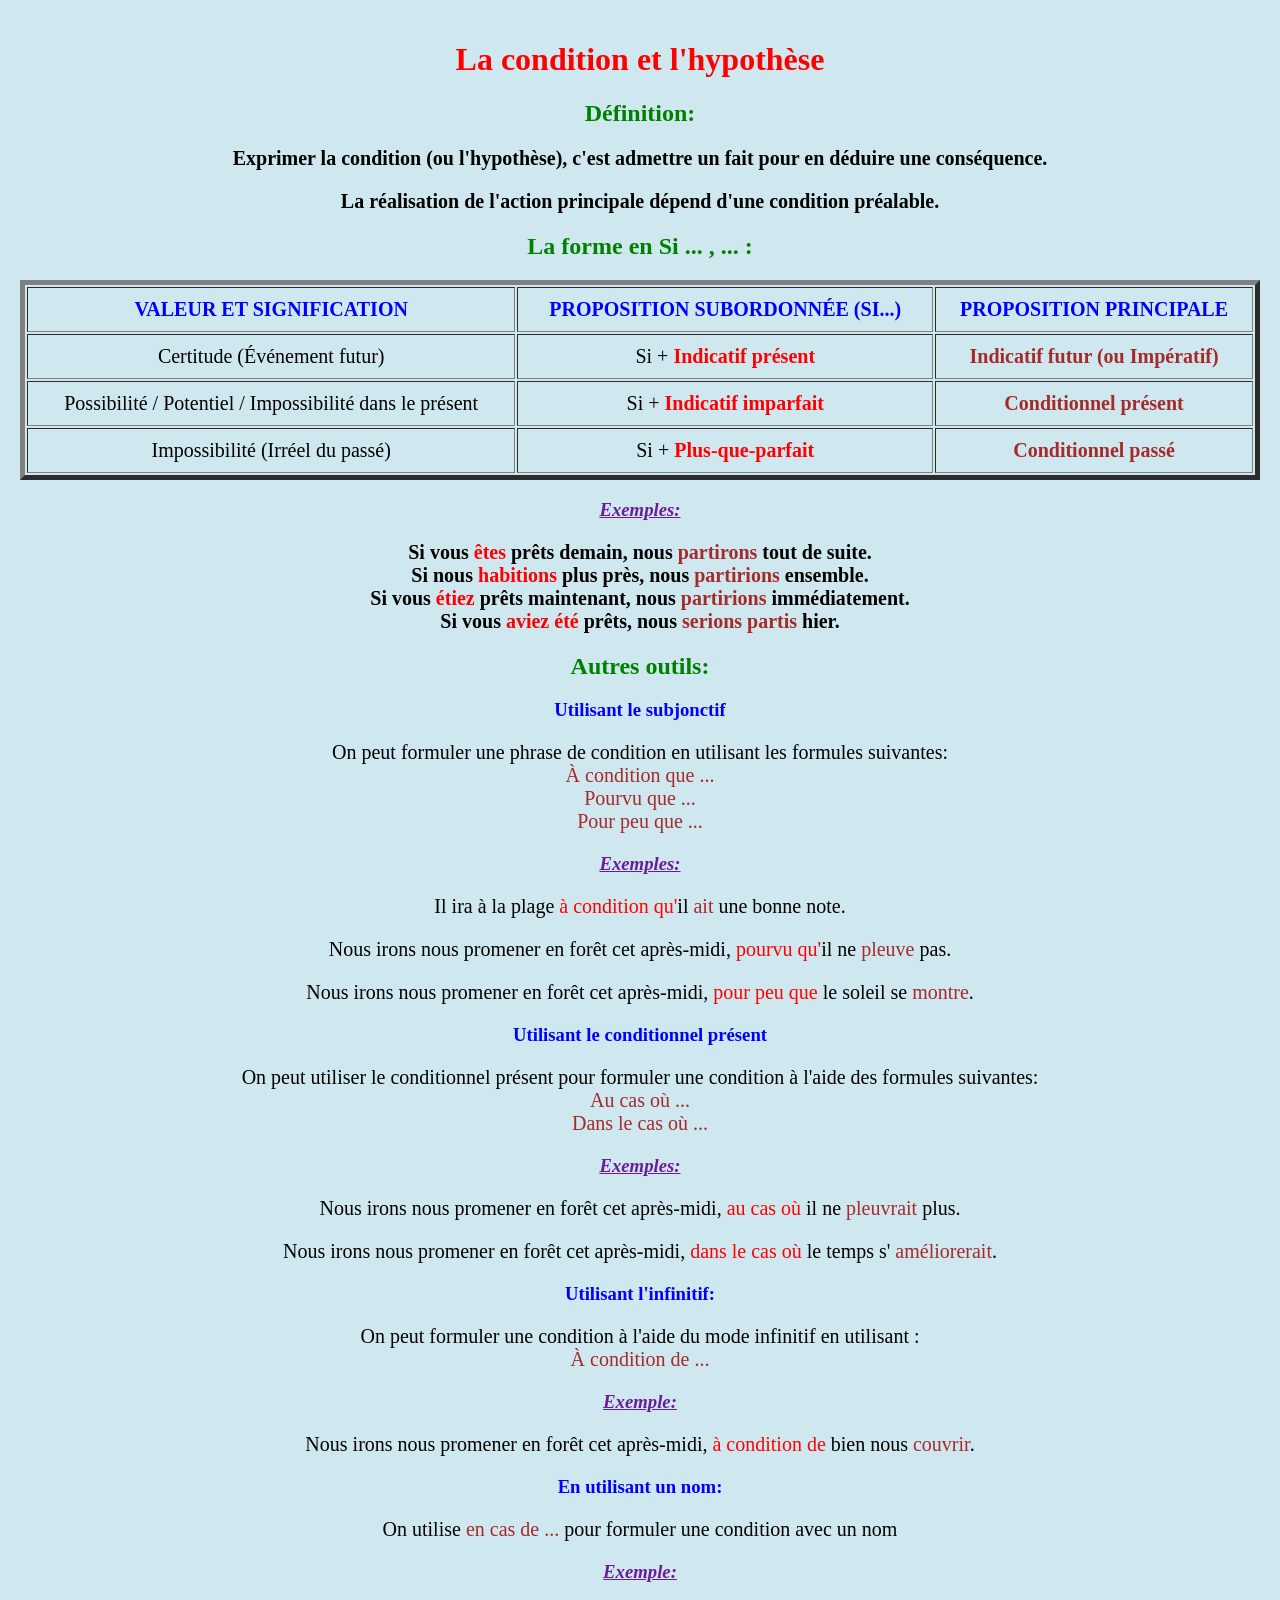
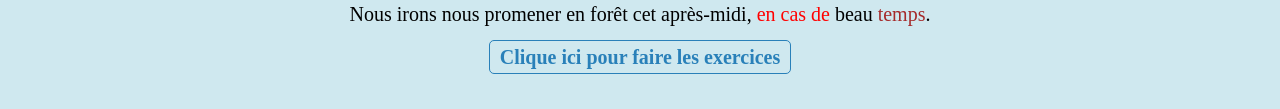
<file: fr/la-condition/index.html>
<!DOCTYPE html>
<html lang="fr">

<head>
    <meta charset="UTF-8">
    <meta name="viewport" content="width=device-width, initial-scale=1.0">
    <link rel="stylesheet" href="style.css">
    <title>La condition</title>
</head>

<body>
    <h1>La condition et l'hypothèse</h1>
    <h2>Définition: </h2>
    <p class="x"><strong>Exprimer la condition (ou l'hypothèse), c'est admettre un fait pour en déduire une conséquence. </strong></p>
    <p class="x"><strong>La réalisation de l'action principale dépend d'une condition préalable.</strong></p>
    <h2>La forme en Si ... , ... :</h2>
    <table border="5">
        <tr>
            <th class="titre">Valeur et signification</th>
            <th class="titre">Proposition subordonnée (Si...)</th>
            <th class="titre">Proposition principale</th>
        </tr>
        <tr>
            <td>Certitude (Événement futur)</td>
            <td>Si + <strong class="y">Indicatif présent</strong></td>
            <td><strong class="z">Indicatif futur (ou Impératif)</strong> </td>
        </tr>
        <tr>
            <td>Possibilité / Potentiel / Impossibilité dans le présent</td>
            <td>Si + <strong class="y">Indicatif imparfait</strong></td>
            <td><strong class="z">Conditionnel présent</strong></td>
        </tr>
        <tr>
            <td>Impossibilité (Irréel du passé)</td>
            <td>Si + <strong class="y">Plus-que-parfait</strong></td>
            <td><strong class="z">Conditionnel passé</strong></td>
        </tr>
    </table>
    <h3 class="ex">Exemples:</h3>
<p>
    <strong>
        Si vous <span class="y">êtes</span> prêts demain, nous <span class="z">partirons</span> tout de suite.<br>
        
        Si nous <span class="y">habitions</span> plus près, nous <span class="z">partirions</span> ensemble.<br>
        
        Si vous <span class="y">étiez</span> prêts maintenant, nous <span class="z">partirions</span> immédiatement.<br>
        
        Si vous <span class="y">aviez été</span> prêts, nous <span class="z">serions partis</span> hier.<br>
    </strong>
</p>

    <h2>Autres outils:</h2>
    <h3>Utilisant le subjonctif</h3>
    <p>
        On peut formuler une phrase de condition en utilisant les formules suivantes:<br>
        <span class="z">À condition que ...</span><br>
        <span class="z">Pourvu que ...</span><br>
        <span class="z">Pour peu que ...</span><br>
    </p>
    <h3 class="ex">Exemples:</h3>
        <p>Il ira à la plage <span class="y">à condition qu'</span>il <span class="z">ait</span> une bonne note.</p>
        <p>Nous irons nous promener en forêt cet après-midi, <span class="y">pourvu qu'</span>il ne <span class="z">pleuve</span> pas.</p>
        <p>Nous irons nous promener en forêt cet après-midi, <span class="y">pour peu que</span> le soleil se <span class="z">montre</span>.</p>
    <h3>Utilisant le conditionnel présent</h3>
    <p>
        On peut utiliser le conditionnel présent pour formuler une condition à l'aide des formules suivantes: <br>
        <span class="z">Au cas où ...</span><br>
        <span class="z">Dans le cas où ...</span><br>
    </p>
    <h3 class="ex">Exemples:</h3>
        <p>Nous irons nous promener en forêt cet après-midi, <span class="y">au cas où</span> il ne <span class="z">pleuvrait</span> plus.</p>
        <p>Nous irons nous promener en forêt cet après-midi, <span class="y">dans le cas où</span> le temps s' <span class="z">améliorerait</span>.</p>
    <h3>Utilisant l'infinitif:</h3>
    <p>
        On peut formuler une condition à l'aide du mode infinitif en utilisant : <br>
        <span class="z">À condition de ...</span><br>
    </p>
    <h3 class="ex">Exemple:</h3>
    <p>Nous irons nous promener en forêt cet après-midi, <span class="y">à condition de</span> bien nous <span class="z">couvrir</span>.</p>
    <h3>En utilisant un nom:</h3>
    <p>On utilise <span class="z">en cas de ...</span> pour formuler une condition avec un nom</p>
    <h3 class="ex">Exemple:</h3>

    <p>Nous irons nous promener en forêt cet après-midi, <span class="y">en cas de</span> beau <span class="z">temps</span>.</p>
    <p>
        <a href="exercices.html" style="color: #2980b9; font-weight: bold; text-decoration: none; border: 1px solid #2980b9; padding: 5px 10px; border-radius: 5px; text-align: center;">
            Clique ici pour faire les exercices
        </a>
    </p>    
</body>

</html>
</file>
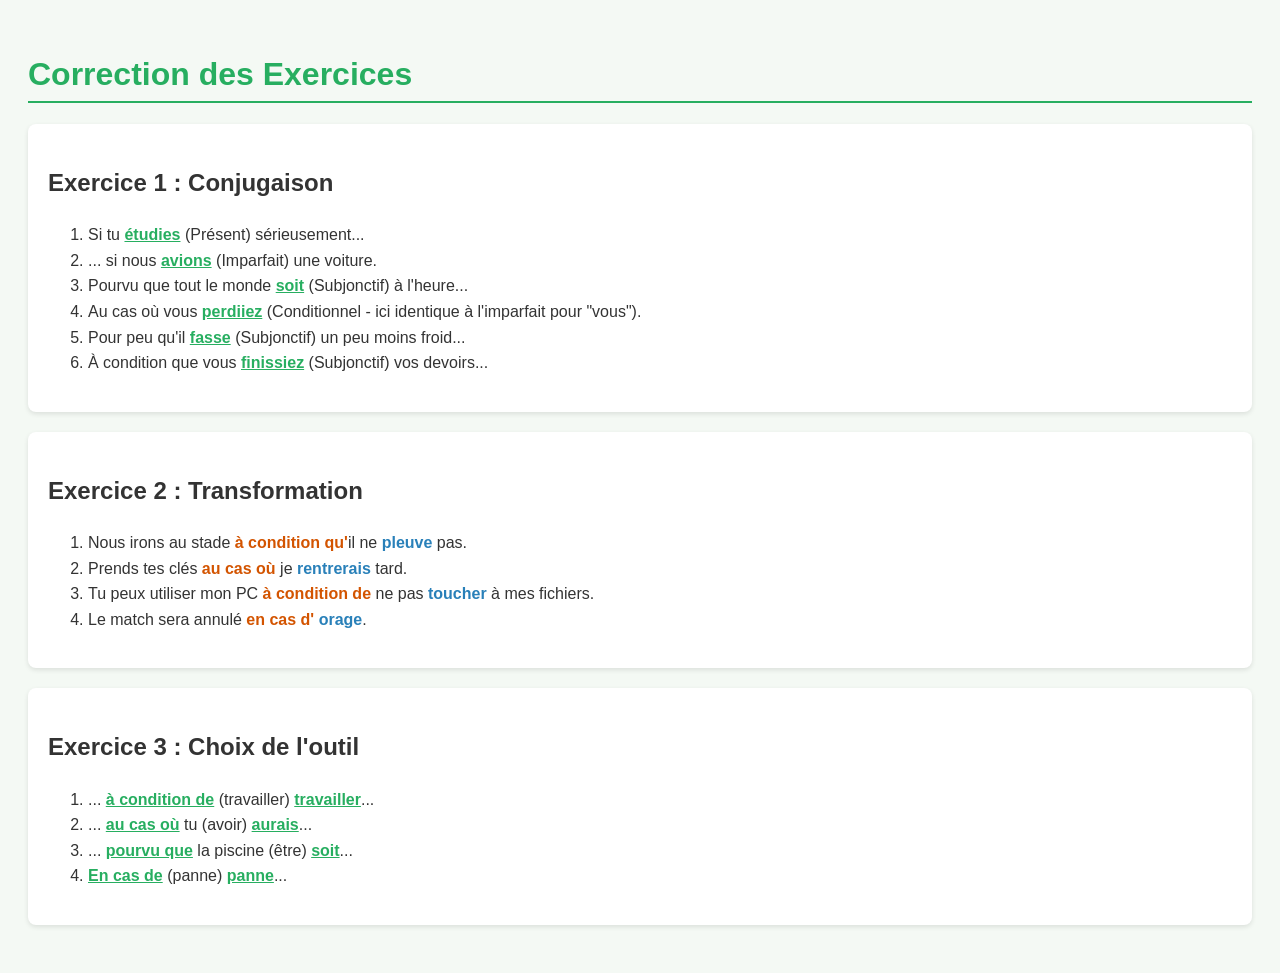
<file: fr/la-condition/correction.html>
<!DOCTYPE html>
<html lang="fr">
<head>
    <meta charset="UTF-8">
    <meta name="viewport" content="width=device-width, initial-scale=1.0">
    <title>Correction : La Condition et l'Hypothèse</title>
    <style>
        body {
            font-family: Arial, sans-serif;
            line-height: 1.6;
            background-color: #f4f9f4;
            color: #333;
            padding: 20px;
        }
        h1 {
            color: #27ae60;
            border-bottom: 2px solid #27ae60;
        }
        .exercice-box {
            background: white;
            padding: 20px;
            border-radius: 8px;
            box-shadow: 0 2px 5px rgba(0,0,0,0.1);
            margin-bottom: 20px;
        }
        .rep {
            color: #27ae60;
            font-weight: bold;
            text-decoration: underline;
        }
        .y { color: #d35400; font-weight: bold; }
        .z { color: #2980b9; font-weight: bold; }
        .btn-retour {
            display: inline-block;
            margin-top: 20px;
            padding: 10px 15px;
            background-color: #27ae60;
            color: white;
            text-decoration: none;
            border-radius: 5px;
        }
    </style>
</head>
<body>

    <h1>Correction des Exercices</h1>

    <div class="exercice-box">
        <h2>Exercice 1 : Conjugaison</h2>
        <ol>
            <li>Si tu <span class="rep">étudies</span> (Présent) sérieusement...</li>
            <li>... si nous <span class="rep">avions</span> (Imparfait) une voiture.</li>
            <li>Pourvu que tout le monde <span class="rep">soit</span> (Subjonctif) à l'heure...</li>
            <li>Au cas où vous <span class="rep">perdiiez</span> (Conditionnel - ici identique à l'imparfait pour "vous").</li>
            <li>Pour peu qu'il <span class="rep">fasse</span> (Subjonctif) un peu moins froid...</li>
            <li>À condition que vous <span class="rep">finissiez</span> (Subjonctif) vos devoirs...</li>
        </ol>
    </div>

    <div class="exercice-box">
        <h2>Exercice 2 : Transformation</h2>
        <ol>
            <li>Nous irons au stade <span class="y">à condition qu'</span>il ne <span class="z">pleuve</span> pas.</li>
            <li>Prends tes clés <span class="y">au cas où</span> je <span class="z">rentrerais</span> tard.</li>
            <li>Tu peux utiliser mon PC <span class="y">à condition de</span> ne pas <span class="z">toucher</span> à mes fichiers.</li>
            <li>Le match sera annulé <span class="y">en cas d'</span> <span class="z">orage</span>.</li>
        </ol>
    </div>

    <div class="exercice-box">
        <h2>Exercice 3 : Choix de l'outil</h2>
        <ol>
            <li>... <span class="rep">à condition de</span> (travailler) <span class="rep">travailler</span>...</li>
            <li>... <span class="rep">au cas où</span> tu (avoir) <span class="rep">aurais</span>...</li>
            <li>... <span class="rep">pourvu que</span> la piscine (être) <span class="rep">soit</span>...</li>
            <li><span class="rep">En cas de</span> (panne) <span class="rep">panne</span>...</li>
        </ol>
    </div>

</body>
</html>
</file>
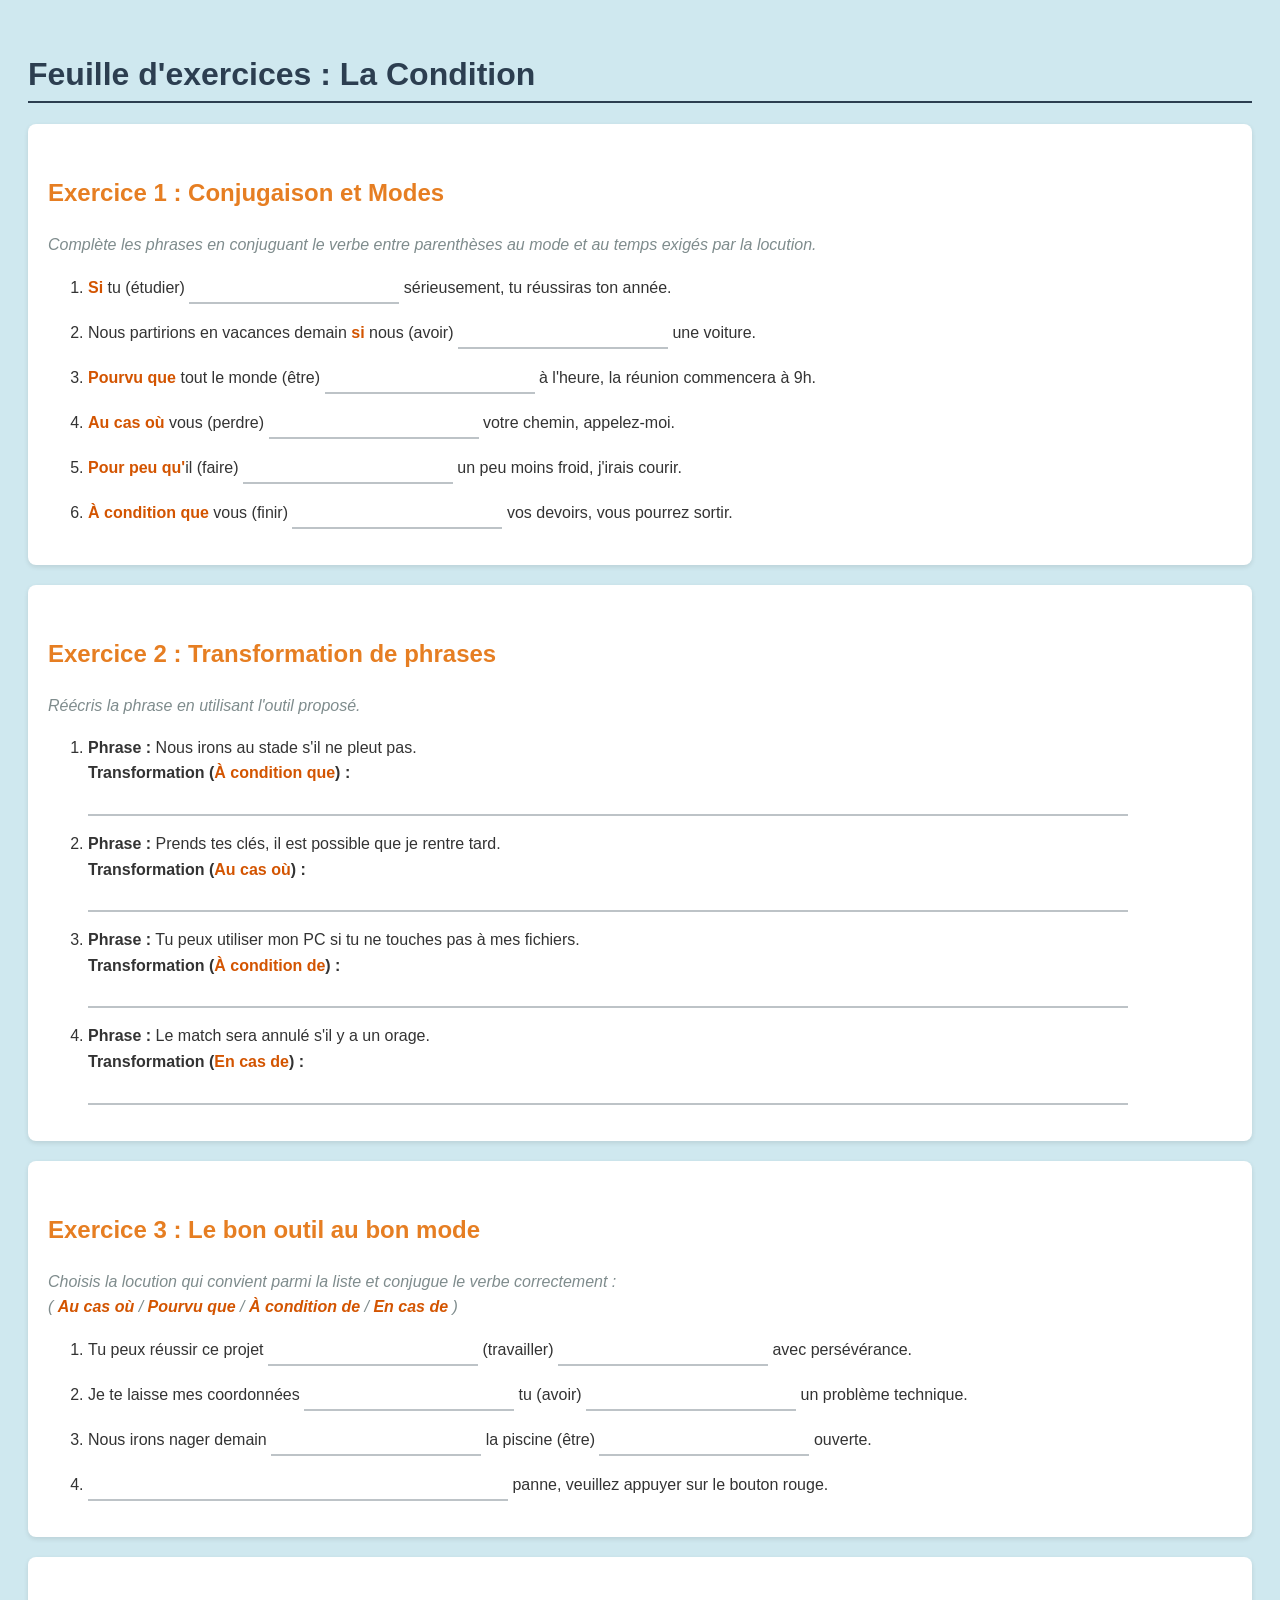
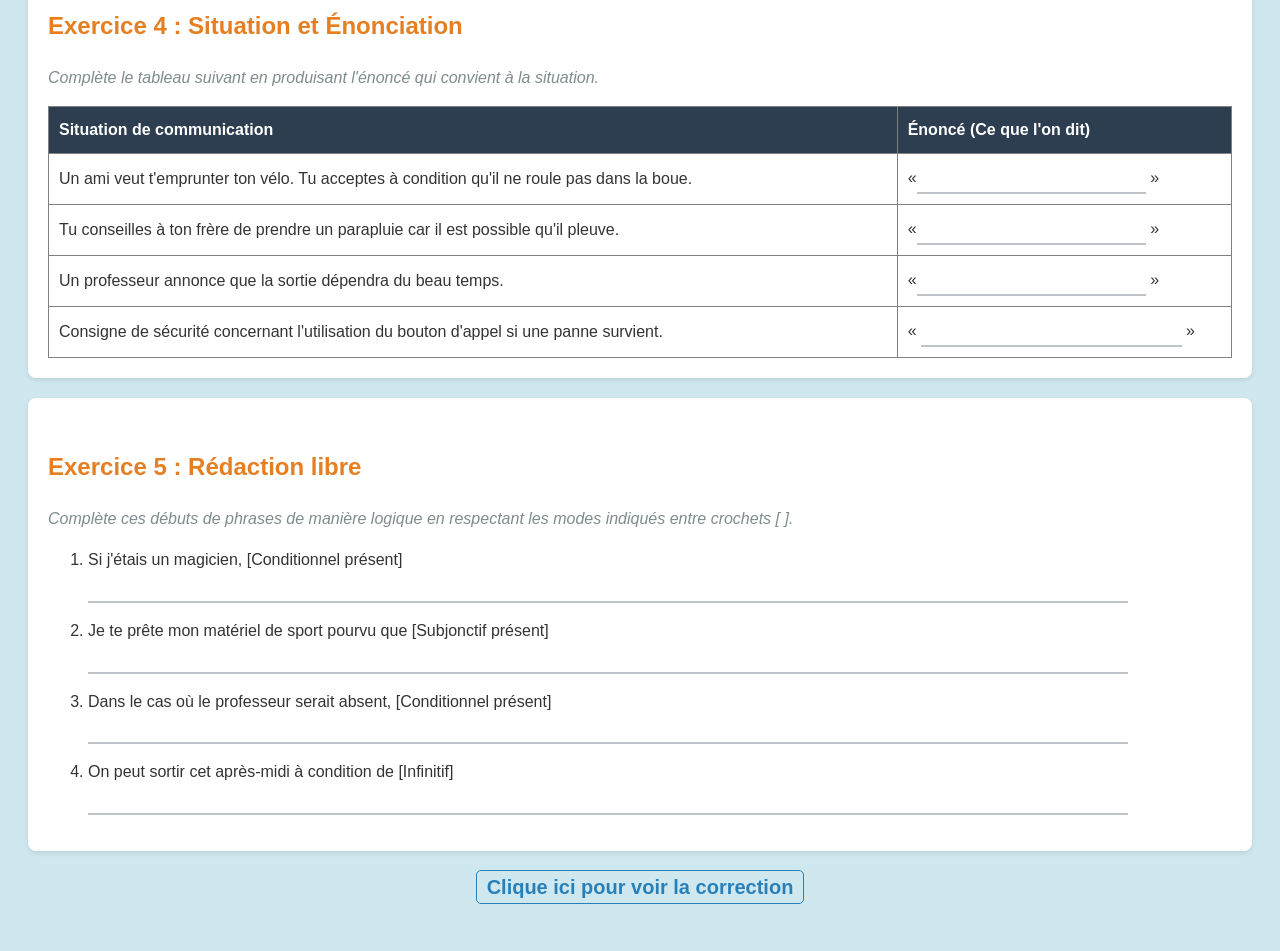
<file: fr/la-condition/exercices.html>
<!DOCTYPE html>
<html lang="fr">
<head>
    <meta charset="UTF-8">
    <meta name="viewport" content="width=device-width, initial-scale=1.0">
    <title>Exercices : La Condition et l'Hypothèse</title>
    <style>
        body {
            font-family: Arial, sans-serif;
            line-height: 1.6;
            background-color: #CFE8EF;
            color: #333;
            padding: 20px;
        }
        h1 {
            color: #2c3e50;
            border-bottom: 2px solid #2c3e50;
        }
        h2 {
            color: #e67e22;
            margin-top: 30px;
        }
        .exercice-box {
            background: white;
            padding: 20px;
            border-radius: 8px;
            box-shadow: 0 2px 5px rgba(0,0,0,0.1);
            margin-bottom: 20px;
        }
        .y {
            color: #d35400;
            font-weight: bold;
        }
        .z {
            color: #2980b9;
            font-weight: bold;
        }
        input[type="text"] {
            border: none;
            border-bottom: 2px solid #bdc3c7;
            padding: 5px;
            font-size: 1rem;
            width: 200px;
            outline: none;
        }
        input[type="text"]:focus {
            border-bottom: 2px solid #2980b9;
        }
        .consigne {
            font-style: italic;
            color: #7f8c8d;
            margin-bottom: 15px;
        }
        ol li {
            margin-bottom: 15px;
        }
    </style>
</head>
<body>

    <h1>Feuille d'exercices : La Condition</h1>

    <div class="exercice-box">
        <h2>Exercice 1 : Conjugaison et Modes</h2>
        <p class="consigne">Complète les phrases en conjuguant le verbe entre parenthèses au mode et au temps exigés par la locution.</p>
        <ol>
            <li><span class="y">Si</span> tu (étudier) <input type="text" > sérieusement, tu réussiras ton année.</li>
            <li>Nous partirions en vacances demain <span class="y">si</span> nous (avoir) <input type="text" > une voiture.</li>
            <li><span class="y">Pourvu que</span> tout le monde (être) <input type="text" > à l'heure, la réunion commencera à 9h.</li>
            <li><span class="y">Au cas où</span> vous (perdre) <input type="text" > votre chemin, appelez-moi.</li>
            <li><span class="y">Pour peu qu'</span>il (faire) <input type="text" > un peu moins froid, j'irais courir.</li>
            <li><span class="y">À condition que</span> vous (finir) <input type="text" > vos devoirs, vous pourrez sortir.</li>
        </ol>
    </div>

    <div class="exercice-box">
        <h2>Exercice 2 : Transformation de phrases</h2>
        <p class="consigne">Réécris la phrase en utilisant l'outil proposé.</p>
        
        <ol>
            <li>
                <strong>Phrase :</strong> Nous irons au stade s'il ne pleut pas. <br>
                <strong>Transformation (<span class="y">À condition que</span>) :</strong> <br>
                <input type="text" style="width: 90%;" >
            </li>
            <li>
                <strong>Phrase :</strong> Prends tes clés, il est possible que je rentre tard. <br>
                <strong>Transformation (<span class="y">Au cas où</span>) :</strong> <br>
                <input type="text" style="width: 90%;" >
            </li>
            <li>
                <strong>Phrase :</strong> Tu peux utiliser mon PC si tu ne touches pas à mes fichiers. <br>
                <strong>Transformation (<span class="y">À condition de</span>) :</strong> <br>
                <input type="text" style="width: 90%;" >
            </li>
            <li>
                <strong>Phrase :</strong> Le match sera annulé s'il y a un orage. <br>
                <strong>Transformation (<span class="y">En cas de</span>) :</strong> <br>
                <input type="text" style="width: 90%;" >
            </li>
        </ol>
    </div>
    <div class="exercice-box">
        <h2>Exercice 3 : Le bon outil au bon mode</h2>
        <p class="consigne">Choisis la locution qui convient parmi la liste et conjugue le verbe correctement : <br>
        ( <span class="y">Au cas où</span> / <span class="y">Pourvu que</span> / <span class="y">À condition de</span> / <span class="y">En cas de</span> )</p>
        
        <ol>
            <li>Tu peux réussir ce projet <input type="text" > (travailler) <input type="text" > avec persévérance.</li>
            <li>Je te laisse mes coordonnées <input type="text" > tu (avoir) <input type="text" > un problème technique.</li>
            <li>Nous irons nager demain <input type="text" > la piscine (être) <input type="text" > ouverte.</li>
            <li><input type="text" ><input type="text" > panne, veuillez appuyer sur le bouton rouge.</li>
        </ol>
    </div>
    <div class="exercice-box">
        <h2>Exercice 4 : Situation et Énonciation</h2>
        <p class="consigne">Complète le tableau suivant en produisant l'énoncé qui convient à la situation.</p>
        
        <table border="1" style="width: 100%; border-collapse: collapse; text-align: left;">
            <tr style="background-color: #2c3e50; color: white;">
                <th style="padding: 10px;">Situation de communication</th>
                <th style="padding: 10px;">Énoncé (Ce que l'on dit)</th>
            </tr>
            <tr>
                <td style="padding: 10px;">Un ami veut t'emprunter ton vélo. Tu acceptes à condition qu'il ne roule pas dans la boue.</td>
                <td style="padding: 10px;">
                    «<input type="text" style="width: 70%;"> »
                </td>
            </tr>
            <tr>
                <td style="padding: 10px;">Tu conseilles à ton frère de prendre un parapluie car il est possible qu'il pleuve.</td>
                <td style="padding: 10px;">
                    «<input type="text" style="width: 70%;"> »
                </td>
            </tr>
            <tr>
                <td style="padding: 10px;">Un professeur annonce que la sortie dépendra du beau temps.</td>
                <td style="padding: 10px;">
                    «<input type="text" style="width: 70%;"> »
                </td>
            </tr>
            <tr>
                <td style="padding: 10px;">Consigne de sécurité concernant l'utilisation du bouton d'appel si une panne survient.</td>
                <td style="padding: 10px;">
                    « <input type="text" style="width: 80%;" > »
                </td>
            </tr>
        </table>
    </div>

    <div class="exercice-box">
        <h2>Exercice 5 : Rédaction libre</h2>
        <p class="consigne">Complète ces débuts de phrases de manière logique en respectant les modes indiqués entre crochets [ ].</p>
        
        <ol>
            <li>Si j'étais un magicien, [Conditionnel présent] <br>
                <input type="text" style="width: 90%;" >
            </li>
            <li>Je te prête mon matériel de sport pourvu que [Subjonctif présent] <br>
                <input type="text" style="width: 90%;" >
            </li>
            <li>Dans le cas où le professeur serait absent, [Conditionnel présent] <br>
                <input type="text" style="width: 90%;" >
            </li>
            <li>On peut sortir cet après-midi à condition de [Infinitif] <br>
                <input type="text" style="width: 90%;">
            </li>
        </ol>
    </div>
     <p style="text-align: center; font-size: 20px;">
        <a href="correction.html" style="color: #2980b9; font-weight: bold; text-decoration: none; border: 1px solid #2980b9; padding: 5px 10px; border-radius: 5px; text-align: center;">
            Clique ici pour voir la correction
        </a>
    </p> 
</body>
</html>
</file>
<file: fr/la-condition/style.css>
.titre{
color:blue;
font-weight: bold;       
text-transform: uppercase; 

}
h1{
    color:red;
    text-align: center;
}
h2{
    color:green;
    text-align: center;
}
h3{
    color:blue;
    text-align: center;
}
h3.ex {
    color: #6A1B9A; /* Un beau violet foncé */
    font-style: italic; /* Optionnel : l'italique aide à différencier */
    text-decoration: underline; /* Optionnel : pour bien marquer la section */
}

table{
width:100% ;
height:200px ;


}
th, td {
    text-align: center; /* Centre le texte horizontalement */
    vertical-align: middle; /* Centre le texte verticalement (si tes cellules sont hautes) */
    font-size: 20px;
}
p{
    text-align: center;
    font-size: 20px;
}
body {
    background-color: #CFE8EF;
    margin: 0;
    padding: 20px;
}
.y{
    color: red;
}
.z{
    color: brown;
}
</file>
